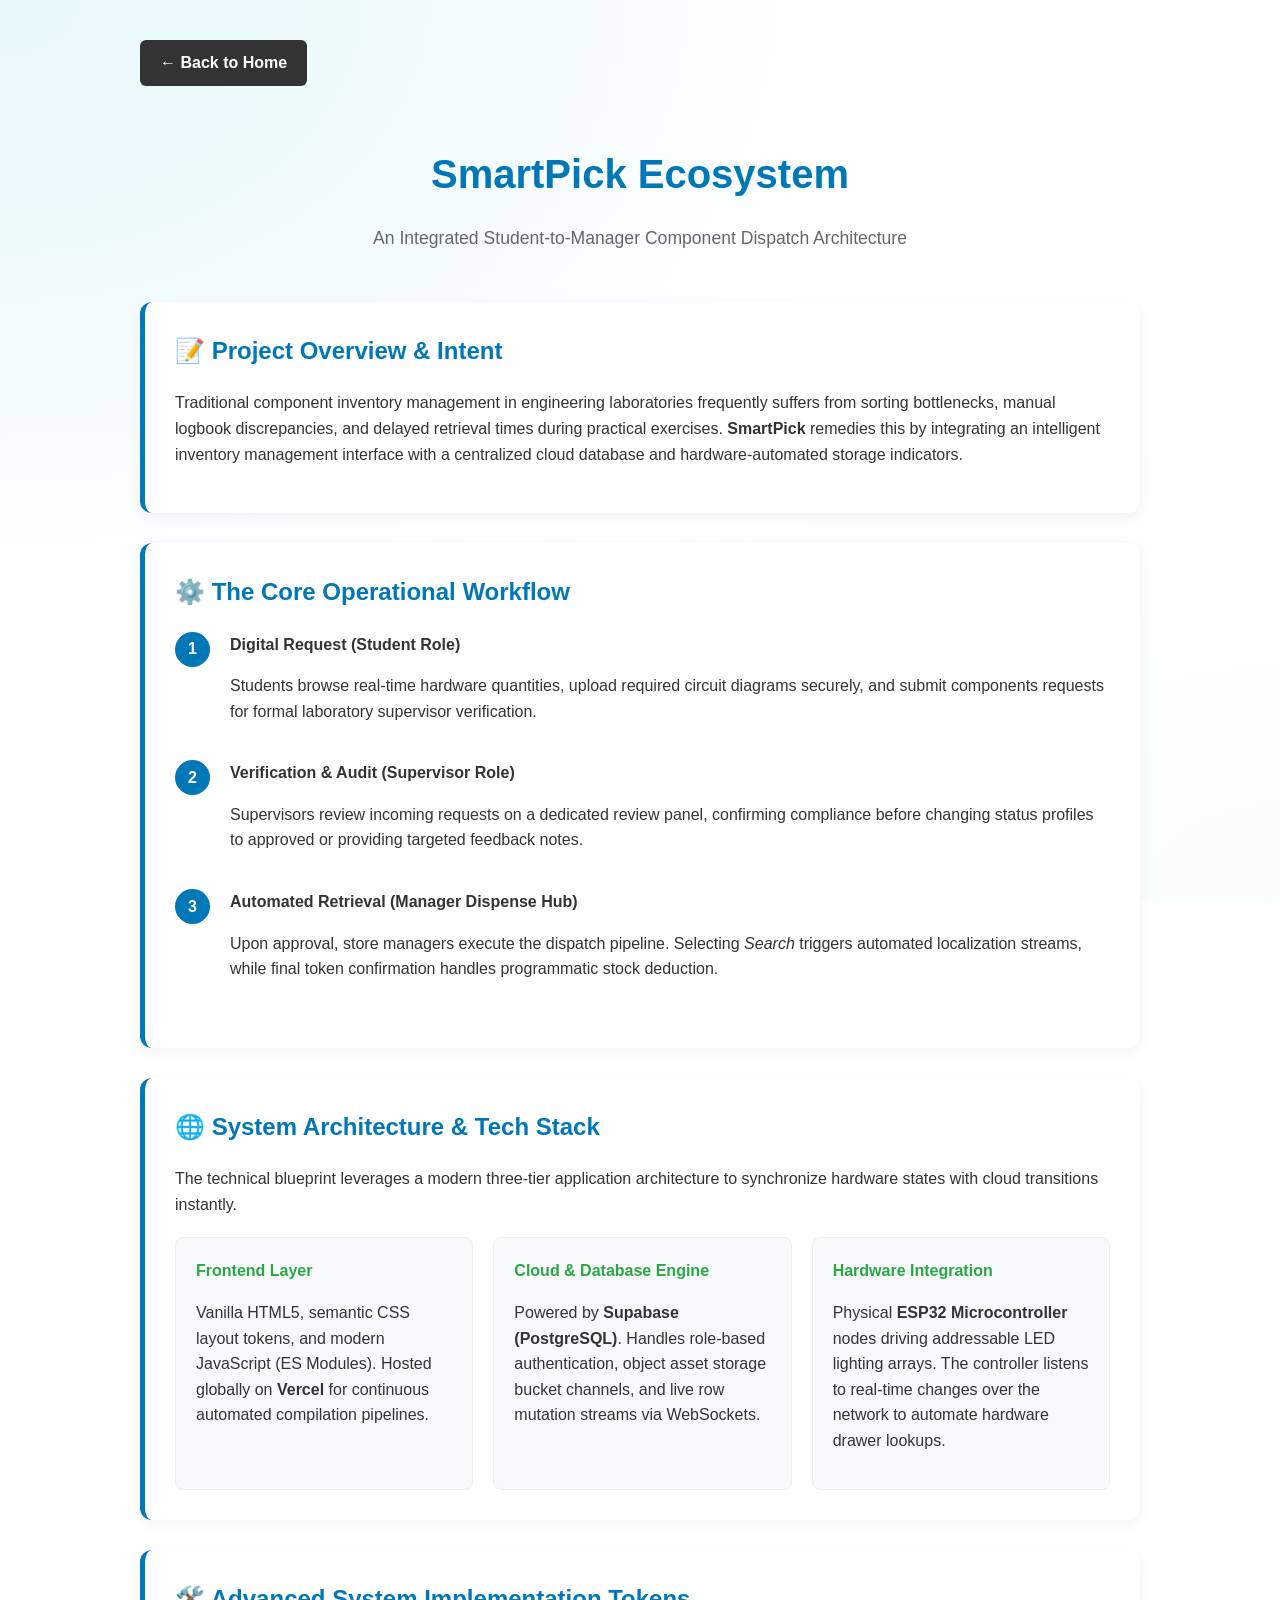
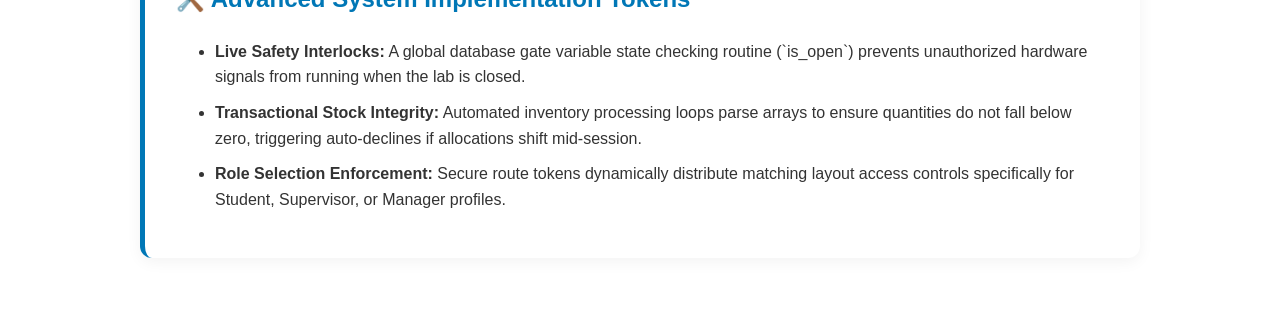
<file: learn-more.html>
<!DOCTYPE html>
<html lang="en">
<head>
    <meta charset="UTF-8">
    <meta name="viewport" content="width=device-width, initial-scale=1.0">
    <title>SmartPick — Learn More & Documentation</title>
    <link rel="stylesheet" href="style.css"> <style>
        /* Custom documentation styling */
        .doc-container {
            max-width: 1000px;
            margin: 40px auto;
            padding: 0 20px;
            font-family: 'Segoe UI', Tahoma, Geneva, Verdana, sans-serif;
            color: #333;
            line-height: 1.6;
        }
        .doc-header {
            text-align: center;
            margin-bottom: 50px;
        }
        .doc-header h1 {
            color: var(--main-blue, #2c3e50);
            font-size: 2.5rem;
            margin-bottom: 10px;
        }
        .doc-header p {
            color: #666;
            font-size: 1.1rem;
        }
        .doc-section {
            background: white;
            padding: 30px;
            border-radius: 12px;
            box-shadow: 0 4px 15px rgba(0,0,0,0.05);
            margin-bottom: 30px;
            border-left: 5px solid var(--main-blue, #3498db);
        }
        .doc-section h2 {
            color: var(--main-blue, #2c3e50);
            margin-top: 0;
            display: flex;
            align-items: center;
            gap: 10px;
        }
        .tech-grid {
            display: grid;
            grid-template-columns: repeat(auto-fit, minmax(250px, 1fr));
            gap: 20px;
            margin-top: 20px;
        }
        .tech-card {
            background: #f8f9fa;
            padding: 20px;
            border-radius: 8px;
            border: 1px solid #eee;
        }
        .tech-card h4 {
            margin: 0 0 10px 0;
            color: var(--open-green, #27ae60);
        }
        .workflow-step {
            display: flex;
            gap: 20px;
            margin-bottom: 20px;
            align-items: flex-start;
        }
        .step-num {
            background: var(--main-blue, #3498db);
            color: white;
            font-weight: bold;
            width: 35px;
            height: 35px;
            border-radius: 50%;
            display: flex;
            align-items: center;
            justify-content: center;
            flex-shrink: 0;
        }
        .btn-back {
            display: inline-block;
            padding: 10px 20px;
            background: #333;
            color: white;
            text-decoration: none;
            border-radius: 6px;
            font-weight: 600;
            margin-bottom: 30px;
            transition: background 0.2s;
        }
        .btn-back:hover {
            background: #555;
        }
        .badge-feature {
            background: #e1f5fe;
            color: #0288d1;
            padding: 4px 8px;
            border-radius: 4px;
            font-size: 0.85rem;
            font-weight: 600;
        }
    </style>
</head>
<body>

    <div class="doc-container">
        
        <a href="index.html" class="btn-back">← Back to Home</a>

        <header class="doc-header">
            <h1>SmartPick Ecosystem</h1>
            <p>An Integrated Student-to-Manager Component Dispatch Architecture</p>
        </header>

        <section class="doc-section">
            <h2>📝 Project Overview & Intent</h2>
            <p>Traditional component inventory management in engineering laboratories frequently suffers from sorting bottlenecks, manual logbook discrepancies, and delayed retrieval times during practical exercises. <strong>SmartPick</strong> remedies this by integrating an intelligent inventory management interface with a centralized cloud database and hardware-automated storage indicators.</p>
        </section>

        <section class="doc-section">
            <h2>⚙️ The Core Operational Workflow</h2>
            
            <div class="workflow-step">
                <div class="step-num">1</div>
                <div>
                    <strong>Digital Request (Student Role)</strong>
                    <p>Students browse real-time hardware quantities, upload required circuit diagrams securely, and submit components requests for formal laboratory supervisor verification.</p>
                </div>
            </div>

            <div class="workflow-step">
                <div class="step-num">2</div>
                <div>
                    <strong>Verification & Audit (Supervisor Role)</strong>
                    <p>Supervisors review incoming requests on a dedicated review panel, confirming compliance before changing status profiles to approved or providing targeted feedback notes.</p>
                </div>
            </div>

            <div class="workflow-step">
                <div class="step-num">3</div>
                <div>
                    <strong>Automated Retrieval (Manager Dispense Hub)</strong>
                    <p>Upon approval, store managers execute the dispatch pipeline. Selecting <em>Search</em> triggers automated localization streams, while final token confirmation handles programmatic stock deduction.</p>
                </div>
            </div>
        </section>

        <section class="doc-section">
            <h2>🌐 System Architecture & Tech Stack</h2>
            <p>The technical blueprint leverages a modern three-tier application architecture to synchronize hardware states with cloud transitions instantly.</p>
            
            <div class="tech-grid">
                <div class="tech-card">
                    <h4>Frontend Layer</h4>
                    <p>Vanilla HTML5, semantic CSS layout tokens, and modern JavaScript (ES Modules). Hosted globally on <strong>Vercel</strong> for continuous automated compilation pipelines.</p>
                </div>
                <div class="tech-card">
                    <h4>Cloud & Database Engine</h4>
                    <p>Powered by <strong>Supabase (PostgreSQL)</strong>. Handles role-based authentication, object asset storage bucket channels, and live row mutation streams via WebSockets.</p>
                </div>
                <div class="tech-card">
                    <h4>Hardware Integration</h4>
                    <p>Physical <strong>ESP32 Microcontroller</strong> nodes driving addressable LED lighting arrays. The controller listens to real-time changes over the network to automate hardware drawer lookups.</p>
                </div>
            </div>
        </section>

        <section class="doc-section">
            <h2>🛠️ Advanced System Implementation Tokens</h2>
            <ul>
                <li style="margin-bottom: 10px;"><strong>Live Safety Interlocks:</strong> A global database gate variable state checking routine (`is_open`) prevents unauthorized hardware signals from running when the lab is closed.</li>
                <li style="margin-bottom: 10px;"><strong>Transactional Stock Integrity:</strong> Automated inventory processing loops parse arrays to ensure quantities do not fall below zero, triggering auto-declines if allocations shift mid-session.</li>
                <li style="margin-bottom: 10px;"><strong>Role Selection Enforcement:</strong> Secure route tokens dynamically distribute matching layout access controls specifically for Student, Supervisor, or Manager profiles.</li>
            </ul>
        </section>

    </div>

</body>
</html>
</file>
<file: style.css>
/* style.css */
:root {
  /* Your Exact Original Tri-color Palette */
  --main-blue: #0077B6;         /* Main color for header/buttons */
  --light-blue: #ADE8F4;        /* Secondary for backgrounds */
  --btn-started-blue: #A2D9F3;  /* Light, soft blue for the filled button */
  --btn-outline-green: #EDFDF8; /* Pale, mint-green for the outline button */
  --text-dark: #333333;
  --white: #FFFFFF;             /* Pure white for text/body */
  
  /* Status Colors */
  --open-green: #28a745;
  --closed-red: #dc3545;

  /* Premium Light-Glassmorphism Variables */
  --glass-bg: rgba(255, 255, 255, 0.45);
  --glass-border: rgba(0, 119, 182, 0.15);
  --glass-blur: blur(12px);
}

body {
  margin: 0;
  padding: 0;
  font-family: 'Poppins', sans-serif; 
  background-color: var(--white);
  background-image: 
    radial-gradient(at 0% 0%, rgba(173, 232, 244, 0.3) 0px, transparent 50%),
    radial-gradient(at 100% 100%, rgba(237, 253, 248, 0.4) 0px, transparent 50%);
  background-attachment: fixed;
  display: flex;
  flex-direction: column;
  min-height: 100vh;
}

/* ============================================================
   SYSTEM LAYOUTS & NAVBAR COMPLIANCE (PRESERVED)
   ============================================================ */
.status-banner {
  text-align: center;
  padding: 8px;
  font-weight: bold;
  color: white;
  transition: background-color 0.5s ease;
}
.banner-content {
  display: flex;
  align-items: center;
  justify-content: center;
  gap: 10px;
}
.pulse-dot {
  width: 8px;
  height: 8px;
  background-color: #fff;
  border-radius: 50%;
  box-shadow: 0 0 8px #fff;
  display: inline-block;
}

.main-header {
    position: sticky;
    top: 0;
    z-index: 1000;
    display: flex;
    justify-content: space-between;
    padding: 15px 30px;
    background-color: var(--main-blue);
    color: white;
    box-shadow: 0 2px 10px rgba(0,0,0,0.05);
}

.main-header nav {
    display: flex;
    align-items: center;
    z-index: 10;
}

.main-header nav a {
    display: inline-block; 
    color: #FFFFFF !important; 
    text-decoration: none;
    padding: 5px 10px;
    margin-left: 20px;
    cursor: pointer !important; 
}

.main-header nav a:hover {
    text-decoration: underline;
    opacity: 0.8;
}

/* ============================================================
   SIDEBAR ARCHITECTURE (PRESERVED & STABILIZED)
   ============================================================ */
.side-panel {
    width: 240px;
    height: 100vh;
    background-color: #ffffff;
    border-right: 1px solid #e0e0e0;
    position: fixed;
    left: -260px; 
    top: 0;
    padding-top: 100px; 
    transition: 0.3s ease; 
    z-index: 999;
    box-shadow: 4px 0 15px rgba(0,0,0,0.02);
}

.side-panel.open {
    left: 0;
}

.sidebar-link {
    display: block;
    padding: 15px 25px;
    color: var(--text-dark);
    text-decoration: none;
    font-weight: 500;
    transition: 0.2s;
}

.sidebar-link:hover {
    background-color: var(--light-blue);
    color: var(--main-blue);
}

.sidebar-dropdown {
    width: 100%;
}

.dropdown-btn {
    width: 100%;
    padding: 15px 25px;
    background: none;
    border: none;
    text-align: left;
    color: var(--text-dark);
    font-family: 'Poppins', sans-serif;
    font-size: 1rem;
    cursor: pointer;
    border-bottom: 1px solid #f0f0f0;
    font-weight: 500;
}

.dropdown-container {
    display: none; 
    background-color: #f9f9f9;
    max-height: 400px; 
    overflow-y: auto; 
    border-bottom: 2px solid var(--main-blue);
}

.dropdown-container.show {
    display: block; 
}

.sub-link {
    padding: 10px 35px;
    font-size: 0.85rem;
    color: #666;
    display: block;
    text-decoration: none;
    transition: 0.2s;
}

.sub-link:hover {
    background-color: #e3f2fd;
    color: var(--main-blue);
    padding-left: 40px;
}

.main-content {
    transition: margin-left 0.3s ease;
    padding: 20px;
}

.main-content.shifted {
    margin-left: 250px; 
}

.logout-btn {
    background: rgba(255,255,255,0.2);
    padding: 5px 15px;
    border-radius: 5px;
}

.body-with-sidebar {
    padding-left: 290px; 
}

.stock-tag {
    font-size: 0.8rem;
    font-weight: bold;
    padding: 4px 8px;
    border-radius: 5px;
}

/* ============================================================
   UPGRADED HOMEPAGE GLASSMORPHISM LAYOUT
   ============================================================ */
.home-hero {
    flex: 1; 
    display: flex;
    flex-direction: column;
    justify-content: center;
    align-items: center;
    text-align: center;
    padding: 40px 20px;
    max-width: 1100px;
    margin: 0 auto;
}

/* Beautiful Translucent Central Card Panel */
.hero-glass-panel {
    background: var(--glass-bg);
    border: 2px solid var(--glass-border);
    backdrop-filter: var(--glass-blur);
    -webkit-backdrop-filter: var(--glass-blur);
    border-radius: 24px;
    padding: 45px 30px;
    box-shadow: 0 8px 32px 0 rgba(0, 119, 182, 0.06);
    margin-bottom: 40px;
    width: 100%;
    box-sizing: border-box;
}

.brand-badge {
    display: inline-block;
    padding: 5px 14px;
    background: rgba(0, 117, 182, 0.08);
    border: 1px solid rgba(0, 117, 182, 0.15);
    color: var(--main-blue);
    border-radius: 50px;
    font-size: 0.75rem;
    font-weight: 600;
    letter-spacing: 1px;
    margin-bottom: 20px;
}

.title-container {
    margin-bottom: 20px;
}

.main-serif-title {
    font-family: 'Playfair Display', serif;
    font-style: italic;
    font-weight: 600;
    font-size: 3.2rem; 
    color: var(--text-dark);
    margin: 0;
}

.sub-condensed-title {
    font-weight: 600;
    font-size: 1.4rem;
    color: var(--main-blue);
    letter-spacing: 3px; 
    margin: 8px 0 0 0;
}

.description-text {
    color: #555555;
    font-size: 1.05rem;
    line-height: 1.6;
    max-width: 650px; 
    margin: 0 auto 35px auto; 
}

.button-group {
    display: flex;
    justify-content: center;
    gap: 25px; 
}

.btn-started, .btn-learn-more {
    display: inline-block;
    padding: 14px 38px; 
    border-radius: 16px; 
    font-weight: 600;
    font-size: 0.9rem;
    text-decoration: none;
    letter-spacing: 1px;
    color: var(--text-dark);
    border: 2px solid #000000; 
    transition: all 0.25s ease;
}

.btn-started {
    background-color: var(--btn-started-blue);
}

.btn-learn-more {
    background-color: var(--btn-outline-green);
}

.btn-started:hover, .btn-learn-more:hover {
    transform: translateY(-3px); 
    box-shadow: 0 6px 15px rgba(0, 119, 182, 0.15);
    background-color: var(--white);
}

/* ============================================================
   ROLE ACCESS PORTAL GRID (COMPATIBLE DESIGN)
   ============================================================ */
.portal-grid {
    display: grid;
    grid-template-columns: repeat(auto-fit, minmax(300px, 1fr));
    gap: 20px;
    width: 100%;
    margin-bottom: 40px;
}

.glass-card {
    background: var(--glass-bg);
    border: 2px solid var(--glass-border);
    backdrop-filter: var(--glass-blur);
    -webkit-backdrop-filter: var(--glass-blur);
    border-radius: 20px;
    padding: 30px;
    text-align: left;
    box-shadow: 0 8px 24px 0 rgba(0, 119, 182, 0.04);
    transition: all 0.3s cubic-bezier(0.25, 0.8, 0.25, 1);
}

.card-icon {
    font-size: 2rem;
    margin-bottom: 15px;
}

.glass-card h3 {
    margin: 0 0 10px 0;
    font-size: 1.3rem;
    color: var(--text-dark);
    font-weight: 600;
}

.glass-card p {
    color: #666666;
    font-size: 0.9rem;
    line-height: 1.5;
    margin: 0 0 20px 0;
}

.card-features {
    list-style: none;
    padding: 0;
    margin: 0 0 25px 0;
    font-size: 0.8rem;
    color: #555555;
}

.card-features li {
    margin-bottom: 8px;
    font-weight: 500;
}

.card-link {
    text-decoration: none;
    font-weight: 600;
    font-size: 0.9rem;
    color: var(--main-blue);
    transition: opacity 0.2s;
}

.card-link:hover {
    opacity: 0.7;
}

/* Individual Interactive Card States */
.glass-card:hover {
    transform: translateY(-5px);
    background: var(--white);
    border-color: var(--main-blue);
    box-shadow: 0 12px 30px rgba(0, 119, 182, 0.1);
}

/* LOG IN PART */ 

.btn-primary-full {
    width: 100%;
    background-color: var(--main-blue);
    color: white;
    padding: 14px;
    border: none;
    border-radius: 8px;
    font-weight: 600;
    cursor: pointer;
    transition: background-color 0.3s;
}

.btn-primary-full:hover {
    background-color: #005f91; /* Slightly darker blue on hover */
}

/* Ensure the auth-box looks consistent */
.auth-box h2 {
    margin-top: 0;
    letter-spacing: 1px;
}

/* REGISTER PART

/* Auth Layout */
.auth-container {
    display: flex;
    justify-content: center;
    align-items: center;
    min-height: 80vh;
}

.auth-box {
    background-color: var(--light-blue);
    padding: 40px;
    border-radius: 15px;
    box-shadow: 0 4px 15px rgba(0,0,0,0.1);
    width: 100%;
    max-width: 400px;
    text-align: center;
}

.role-group {
    display: flex;
    gap: 10px;
    justify-content: center;
    margin-bottom: 20px;
}

.btn-role {
    padding: 8px 15px;
    border: 2px solid var(--main-blue);
    background: white;
    color: var(--main-blue);
    border-radius: 20px;
    cursor: pointer;
    font-weight: bold;
    transition: 0.3s;
}

.btn-role:hover, .btn-role.active {
    background: var(--main-blue);
    color: white;
}

/* Form Inputs */
input {
    width: 100%;
    padding: 12px;
    margin: 8px 0;
    border: 1px solid #ccc;
    border-radius: 5px;
    box-sizing: border-box; /* Crucial for alignment */
}

.hidden { display: none; }

/* catalog

/* Catalog Grid Layout */
.catalog-container { padding: 40px; }

.catalog-grid {
    display: grid;
    grid-template-columns: repeat(auto-fill, minmax(200px, 1fr));
    gap: 20px;
    margin-top: 20px;
}

/* Individual Component Card */
.component-card {
    background-color: white;
    border: 2px solid var(--light-blue);
    padding: 20px;
    border-radius: 10px;
    text-align: center;
    transition: 0.3s;
}

.component-card h3 { color: var(--main-blue); margin: 10px 0; }

/* The "Grey Out" Logic */
.out-of-stock {
    background-color: #f0f0f0;
    border-color: #ddd;
    opacity: 0.6;
    filter: grayscale(1); /* Makes the card look grey */
    pointer-events: none; /* Student cannot click it */
}

.stock-tag {
    font-size: 0.8rem;
    font-weight: bold;
    padding: 4px 8px;
    border-radius: 5px;
}

/* proposal send part */

.upload-section input[type="file"] {
    background: white;
    border: 2px dashed var(--main-blue);
    padding: 20px;
    cursor: pointer;
    width: 100%;
    box-sizing: border-box;
    border-radius: 10px;
}

.upload-section input[type="file"]:hover {
    background-color: var(--btn-outline-green);
}

.selection-section select {
    border-radius: 8px;
    border: 1px solid #ddd;
}

/* style.css */
.item-row {
    display: flex;
    justify-content: space-between;
    align-items: center;
    background: #f9f9f9;
    padding: 10px;
    margin-bottom: 5px;
    border-radius: 5px;
    border-left: 4px solid var(--main-blue);
}

.qty-input {
    width: 60px !important; /* Force small width for numbers */
    margin: 0 !important;
    padding: 5px !important;
    text-align: center;
}

.btn-remove {
    background: none;
    border: none;
    color: var(--closed-red);
    cursor: pointer;
    font-weight: bold;
}

/* status proposal */

/* style.css */
.bag-code-box {
    margin-top: 20px;
    background-color: #e3f2fd;
    border: 3px dashed var(--main-blue);
    padding: 20px;
    text-align: center;
    border-radius: 12px;
    font-size: 1.2rem;
    color: var(--main-blue);
    animation: pulse 2s infinite;
}
@keyframes pulse {
    0% { transform: scale(1); }
    50% { transform: scale(1.02); }
    100% { transform: scale(1); }
}

.bag-waiting {
    margin-top: 15px;
    color: #856404;
    background-color: #fff3cd;
    padding: 10px;
    border-radius: 5px;
    font-size: 0.9rem;
    text-align: center;
}

.badge-approved { color: var(--open-green); font-weight: bold; }
.badge-declined { color: var(--closed-red); font-weight: bold; }
.badge-pending { color: #666; font-weight: bold; }

/* Dashboard Student */

.dashboard-grid {
    display: grid;
    grid-template-columns: repeat(auto-fit, minmax(200px, 1fr));
    gap: 20px;
    margin-top: 25px;
}

.stat-card {
    background: #fff;
    padding: 20px;
    border: 1px solid #eee;
    border-radius: 12px;
    text-align: center;
    box-shadow: 0 2px 8px rgba(0,0,0,0.05);
}

.stat-value { font-size: 2.5rem; font-weight: 700; color: var(--main-blue); display: block; }
.stat-label { font-size: 0.8rem; color: #777; text-transform: uppercase; }

.dashboard-details { display: flex; gap: 20px; margin-top: 30px; flex-wrap: wrap; }
.recent-activity { flex: 2; background: white; padding: 20px; border-radius: 12px; border: 1px solid #eee; }
.quick-actions { flex: 1; min-width: 250px; }

.progress-bar-mini { background: #eee; height: 8px; border-radius: 4px; margin-top: 10px; overflow: hidden; }
.progress-fill { background: var(--main-blue); height: 100%; transition: 0.5s; }

/* manager button in catalog part */

.mgr-input-name {
    width: 100%;
    font-weight: 600;
    font-size: 1.1rem;
    border: 1px solid #ddd;
    border-radius: 4px;
    padding: 5px;
    margin-bottom: 5px;
}

.mgr-input-qty {
    width: 60px;
    padding: 5px;
    border-radius: 4px;
    border: 1px solid #ddd;
}

/* component student (dispense) */

.history-card {
    background: white;
    padding: 20px;
    border-radius: 12px;
    border: 1px solid #ddd;
    box-shadow: 0 2px 4px rgba(0,0,0,0.05);
    margin-bottom: 20px;
}

.history-table {
    width: 100%;
    border-collapse: collapse;
    margin-top: 10px;
}

.history-table th {
    text-align: left;
    padding: 12px;
    background: #f4f4f4;
    border-bottom: 2px solid #ddd;
}

.history-table td {
    padding: 12px;
    border-bottom: 1px solid #eee;
}
/* ============================================================
   PREMIUM CROSS-PLATFORM INTERFACE OPTIMIZATION (FORCE FIX)
   ============================================================ */

@media screen and (max-width: 768px) {
    /* 1. Global Viewport Safety Anchors */
    body {
        overflow-x: hidden !important; /* Prevents horizontal layout shaking */
    }

    .catalog-container, .main-content, #main-content {
        padding: 14px !important;
        margin-top: 10px !important;
        width: 100% !important;
        max-width: 100% !important;
        box-sizing: border-box !important;
    }

    /* 2. Header & User Dropdown Alignment Protection */
    .main-header {
        padding: 12px 15px !important;
        display: flex !important;
        flex-direction: row !important;
        justify-content: space-between !important;
        align-items: center !important;
    }

    .main-header > div {
        display: flex !important;
        flex-direction: row !important;
        align-items: center !important;
        gap: 12px !important;
    }

    #profile-dropdown {
        right: 10px !important;
        left: auto !important;
        position: absolute !important;
        width: 260px !important;
    }

    /* 3. Sidebar Overlay Configuration */
    .side-panel {
        width: 240px !important;
        position: fixed !important;
        top: 0 !important;
        left: -260px !important;
        z-index: 999 !important; /* Floats below header bar to ensure toggle clicks register */
        box-shadow: 4px 0 25px rgba(0, 0, 0, 0.15) !important;
        transition: left 0.3s ease !important;
    }
    
    .side-panel.open {
        left: 0 !important;
    }

    .main-content.shifted, #main-content.shifted {
        margin-left: 0 !important;
    }

    /* 4. CRITICAL: Global Stacking Force (Fixes Supervisor Page Side-by-Side) */
    /* Target any flex layout element inside main content container to stack top-to-bottom */
    .main-content div, 
    #main-content div,
    .main-content section,
    .dashboard-details {
        /* If an element uses inline flex-display, override its direction parameter */
        flex-direction: column !important;
    }

    /* Forces both the student list container and the details review container to be 100% full width */
    .main-content div > div,
    #main-content div > div,
    .main-content section > div,
    #master-student-list,
    .history-card,
    div[style*="width"],
    div[style*="flex"] {
        width: 100% !important;
        max-width: 100% !important;
        min-width: 0 !important;
        flex: none !important;
        box-sizing: border-box !important;
    }

    /* 5. Circuit Diagram Image & Card Auto-Scaling */
    #diagram-preview,
    img[id="diagram-preview"],
    div[style*="border: 2px dashed"] {
        width: 100% !important;
        max-width: 100% !important;
        height: auto !important;
        border-radius: 8px;
        margin: 10px auto !important;
        display: block;
    }

    /* 6. Grid Automation for Catalog & Dashboards */
    .catalog-grid, .dashboard-grid {
        grid-template-columns: repeat(auto-fill, minmax(100%, 1fr)) !important;
        gap: 16px !important;
    }

    /* 7. Action Buttons Row (Keep Approve and Decline buttons side-by-side layout) */
    div[style*="margin-top:10px; display:flex; gap:8px;"],
    div[style*="margin-top: 10px; display: flex; gap: 8px;"] {
        flex-direction: row !important;
        display: flex !important;
        gap: 10px !important;
    }

    /* 8. Table Scroll Containment */
    .history-card {
        padding: 15px !important;
        overflow-x: auto !important;
        -webkit-overflow-scrolling: touch;
    }
    
    .history-table {
        min-width: 580px !important;
    }

    /* 9. Fluid Form Sizing */
    #catalogSearch, #categorySelect, input, select, textarea {
        width: 100% !important;
        min-width: 0 !important;
        box-sizing: border-box !important;
    }
    /* ============================================================
       REVIEW PAGE MOBILE OPTIMIZATION (THE 3-STEP FIX)
       ============================================================ */

    /* 1. Top-to-Bottom Stack for the main layout */
    .review-layout {
        flex-direction: column !important;
        gap: 15px !important;
    }

    /* 2. Full-Width Scaling (100%) & removing desktop width locks */
    .pending-sidebar, 
    .proposal-viewer {
        width: 100% !important;
        max-width: 100% !important;
        min-width: 0 !important; /* Crucial: removes the 280px desktop lock */
        flex: none !important;
        box-sizing: border-box !important;
    }

    /* 3. Internal Stacking (Circuit Diagram on top of Requested Items) */
    .comparison-grid {
        grid-template-columns: 1fr !important; /* Changes it from 2 columns to 1 column */
        gap: 15px !important;
    }

    /* Ensure the action buttons remain nicely spaced */
    .action-grid {
        gap: 10px !important;
    }
}
</file>
